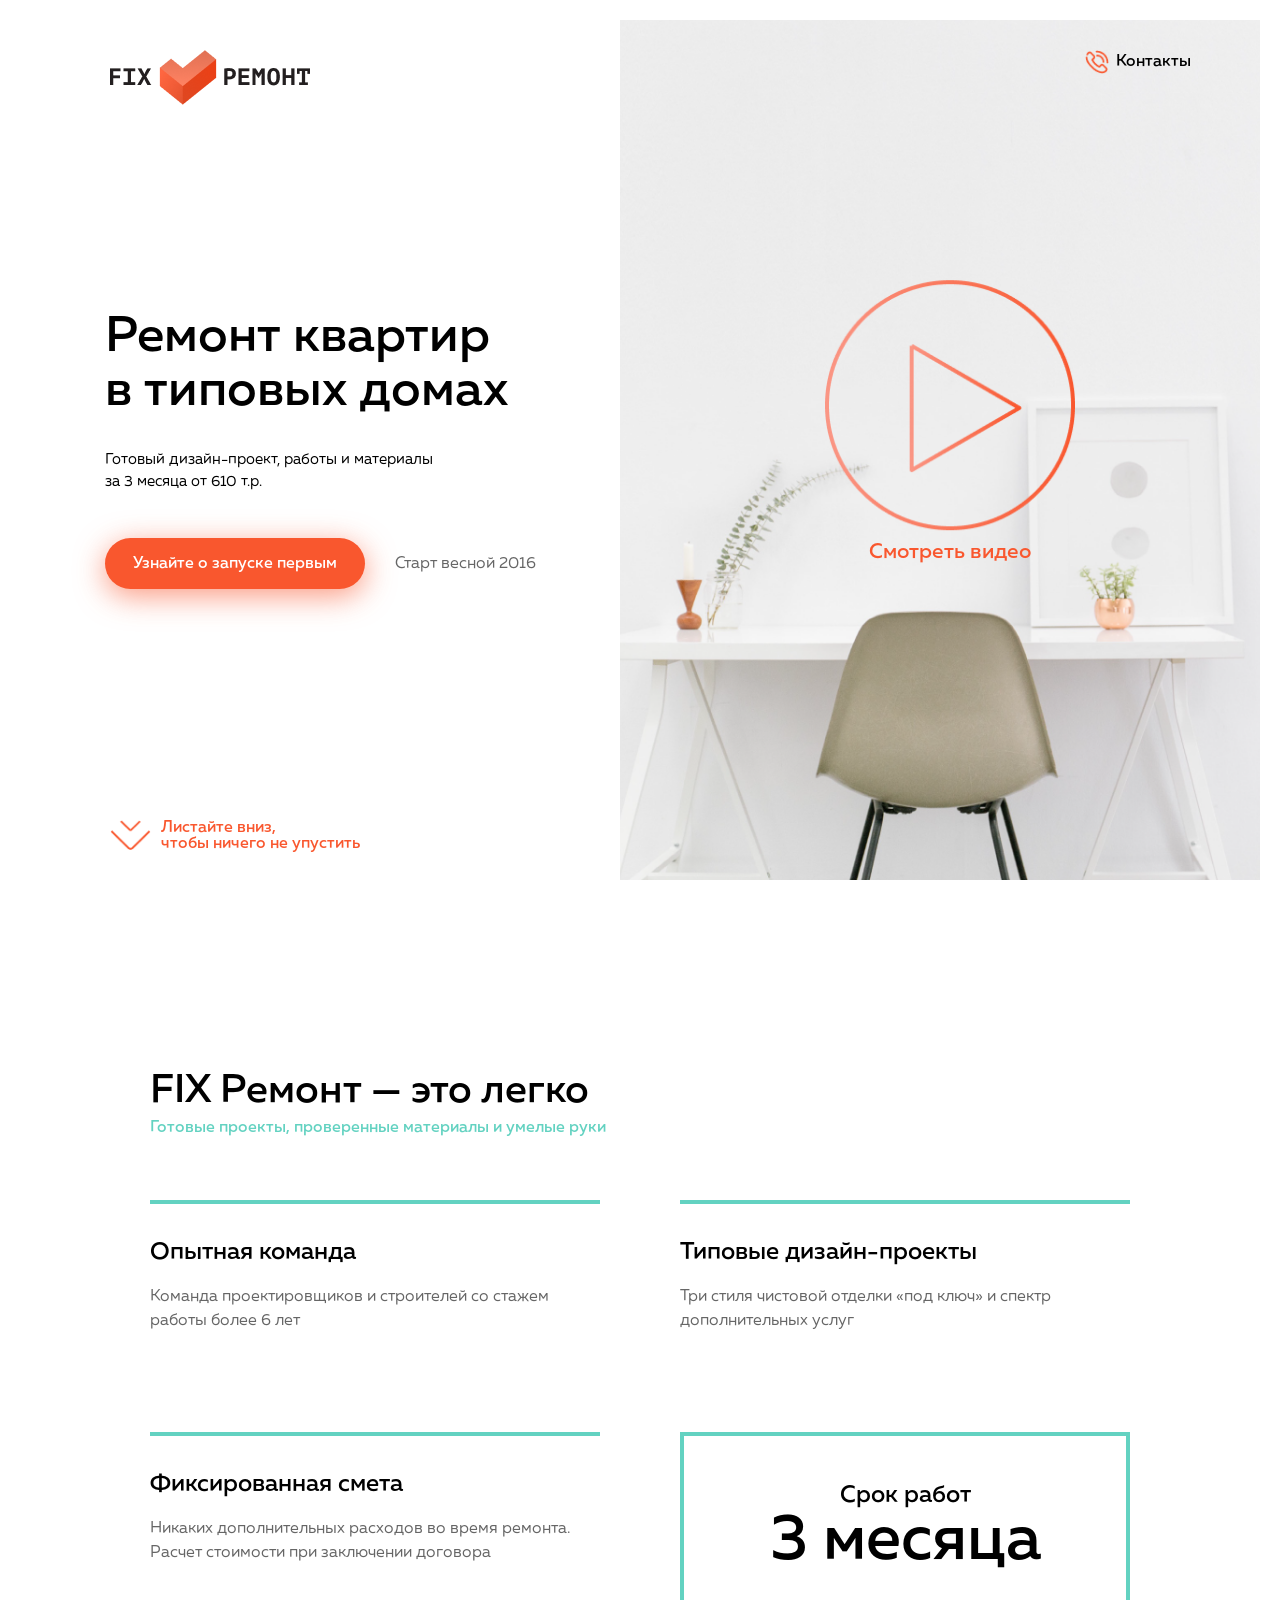
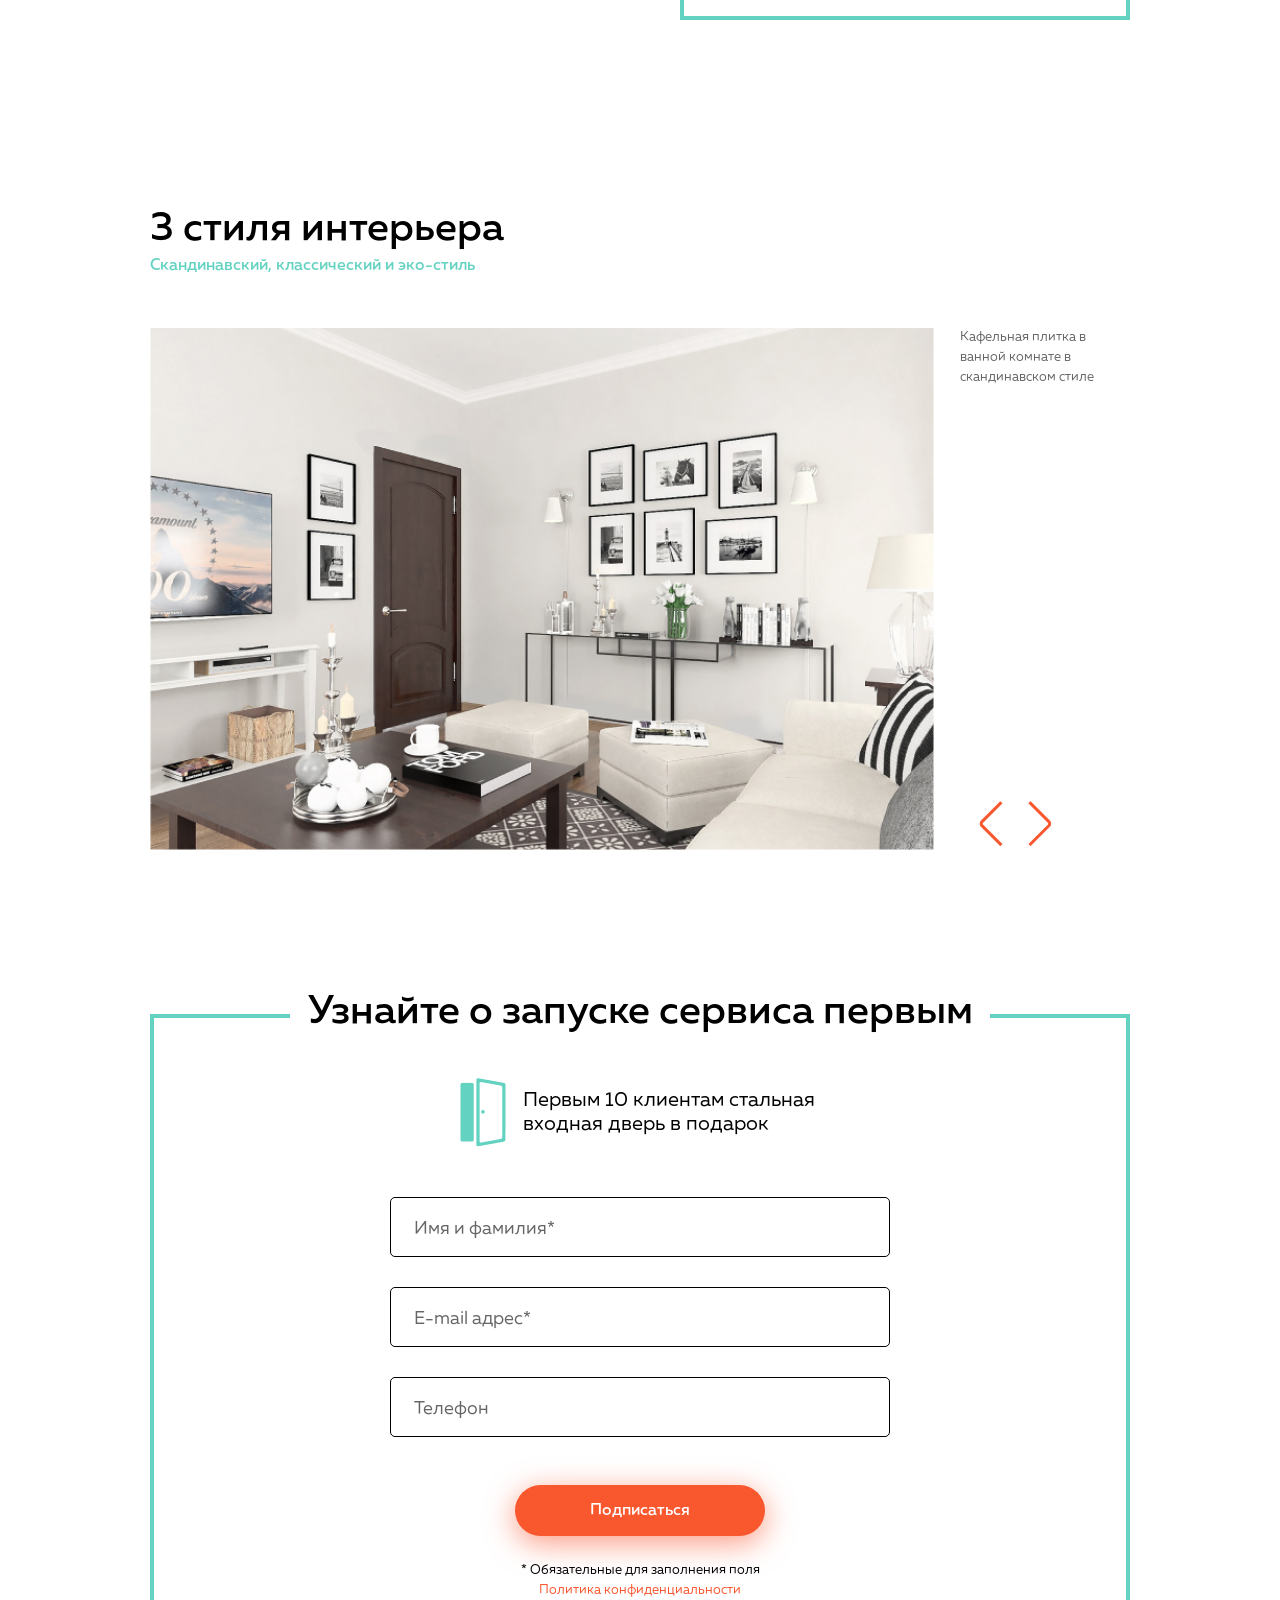
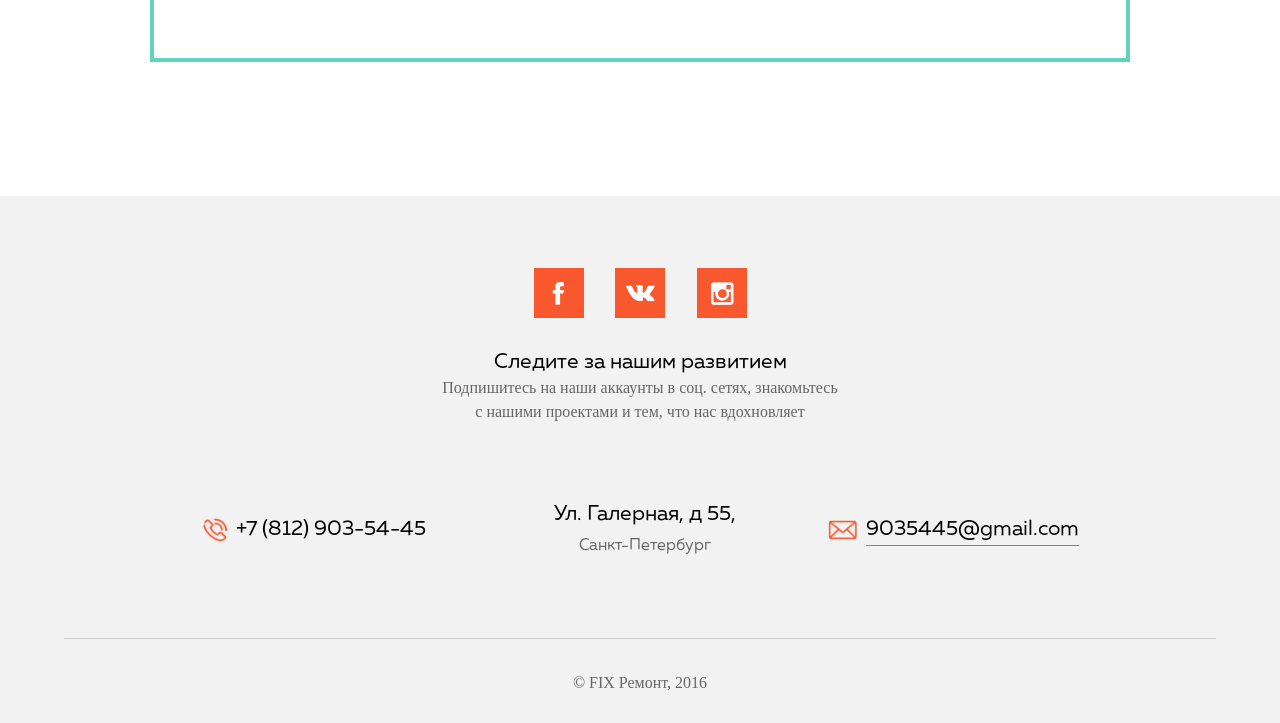
<file: index.html>
<!DOCTYPE html>
<html lang="en">
<head>
	<meta charset="UTF-8">
	<meta name="viewport" content="width=device-width, initial-scale=1.0">
	<link rel="stylesheet" href="./css/style.min.css">
	<title>Fix ремонт</title>
</head>
<body id="body">
	<section class="promo">
		<div class="descr">
			<img src="./img/promo/logotype.png" alt="Fix ремонт" class="logo"/>
			<div class="item">
				<h1>
					Ремонт квартир
					<br/>
					в типовых домах
				</h1>
				<div class="subtitle">
					Готовый дизайн-проект, работы и материалы 
					<br/>
					за 3 месяца от 610 т.р.
				</div>
				<div class="btn-item">
					<button onclick="window.location.href = '#subscribe';">Узнайте о запуске первым</button>
					<div class="text">
						Старт весной 2016
					</div>
				</div>
			</div>
			<a href="#advantages" class="scroll">
				<img src="./img/promo/arrows.png" alt=""/>
				<div class="text">
					Листайте вниз, 
					<br>
					чтобы ничего не упустить
				</div>
			</a>
		</div> 
		<div class="video">
			<div class="bg-video">
				<a type="button" class="play-btn">
					<img src="./img/promo/play.png" alt="" class="img"/>
					<div class="text">
						Смотреть видео
					</div>
				</a>
			</div>
		</div>
		<a href="#footer" class="call">
			<img src="./img/promo/phone.png" alt="" class="img"/>
			<div class="text">
				Контакты
			</div>
		</a>   
	</section>


	<section class="advantages" id="advantages">
		<div class="container">
			<h2>
				FIX Ремонт — это легко
			</h2>
			<div class="subtitle">
				Готовые проекты, проверенные материалы и умелые руки
			</div>
			<div class="advantages-item">
				<div class="team flex-basis">
					<h3>
						Опытная команда
					</h3>
					<p>
						Команда проектировщиков и строителей со стажем работы более 6 лет
					</p>
				</div>
				<div class="design flex-basis">
					<h3>
						Типовые дизайн-проекты
					</h3>
					<p>
						Три стиля чистовой отделки «под ключ» и спектр дополнительных услуг
					</p>
				</div>
				<div class="estimate flex-basis">
					<h3>
						Фиксированная смета
					</h3>
					<p>
						Никаких дополнительных расходов во время ремонта. Расчет стоимости при заключении договора
					</p>
				</div>
				<div class="square flex-basis">
					<h3 style="margin-top: 0;">
						Срок работ
					</h3>
					<div class="text">
						3 месяца
					</div>
				</div>
			</div>
		</div>
	</section>


	<section class="slider">
		<div class="container">
			<h2>
				3 стиля интерьера
			</h2>
			<div class="subtitle">
				Скандинавский, классический и эко-стиль
			</div>
			<div class="slider-wrap">
				<div class="slider-line">
					<div class="item">
						<img src="./img/slider/classic.jpg" alt="#"/>
						<div class="slider-descr">
							Кафельная плитка в ванной комнате в скандинавском стиле
						</div>
					</div>
					<div class="item">
						<img src="./img/slider/skandinav.jpg" alt="#"/>
						<div class="slider-descr">
							Кафельная плитка в ванной комнате в скандинавском стиле
						</div>
					</div>
					<div class="item">
						<img src="./img/slider/eco.jpg" alt="#"/>
						<div class="slider-descr">
							Кафельная плитка в ванной комнате в скандинавском стиле
						</div>
					</div>
				</div>
			</div>
			<div class="slider-button">
				<button class="slider-prev">
					<img src="./img/slider/prev.png" alt=""/>
				</button>
				<button class="slider-next">
					<img src="./img/slider/next.png" alt=""/>
				</button>
			</div>
		</div>
	</section>


	<section class="subscribe" id="subscribe">
		<div class="container">
			<h2>
				Узнайте о запуске сервиса первым
			</h2>
			<div class="wrap">
				<div class="title">
					<img src="./img/subscribe/icon.png" alt="">
					<div class="text">
						Первым 10 клиентам стальная входная дверь в подарок
					</div>
				</div>
				<form action="" class="form">
					<div class="form-name">
						<input type="name" id="name">
						<div class="lable">
							Имя и фамилия*
						</div>
					</div>
					<div class="form-name">
						<input type="email" id="email">
						<div class="lable">
							Е-mail адрес*
						</div>
					</div>
					<div class="form-name">
						<input type="tel" id="tel">
						<div class="lable">
							Телефон
						</div>
					</div>
				</form>
				<button id="sent_btn" class="bg_block">
					Подписаться
				</button>
				<div class="policy">
					* Обязательные для заполнения поля
					<span>
						Политика конфиденциальности
					</span>
				</div>
			</div>
		</div>
	</section>


	<section class="footer" id="footer">
			<div class="wrap">
				<div class="icon">
					<div class="img-bg"><img src="./img/footer/Facebook.png" alt="Facebook" class="item"/></div>
					<div class="img-bg"><img src="./img/footer/vk.png" alt="Facebook" class="item"/></div>
					<div class="img-bg"><img src="./img/footer/inst.png" alt="Facebook" class="item"/></div>
				</div>
				<div class="follow">
					Следите за нашим развитием
				</div>
				<div class="social-text">
					Подпишитесь на наши аккаунты в соц. сетях, знакомьтесь
					<br>
					с нашими проектами и тем, что нас вдохновляет
				</div>
				<div class="data">
					<div class="number">
						<img src="./img/footer/phone.png" alt=""/>
						<div class="text">
							+7 (812) 903-54-45
						</div>
					</div>
					<div class="address">
						Ул. Галерная, д 55,
						<br/>
						<span>Санкт-Петербург

						</span>
					</div>
					<div class="email">
						<img src="./img/footer/email.png" alt=""/>
						<div class="text">
							9035445@gmail.com
						</div>
					</div>
				</div>
				<div class="line"></div>
				<div class="corp">
					© FIX Ремонт, 2016
				</div>
			</div>
	</section>


	<section class="modal" id="modal">
		<div class="modal-bg" id="modal-bg">
			<div class="modal-sent" id="sent">
				<div class="modal-close">&times;</div>
				<h2>
					Узнайте о запуске сервиса первым
				</h2>
				<div class="wrap">
					<img src="./img/modal/Done.png" alt=""/>
					<div class="text">
						Спасибо! Мы будем держать
						<br/>
						вас в курсе обновлений
					</div>
				</div>
			</div>
		</div>
	</section>
	<section class="turn" id="turn">
		<div class="modal-bg">
			<div class="wrap" id="wrap">
				<div class="text">
					Пожалуйста, поверните устройство в вертикальное положение
				</div>
				<img src="./img/turn/turn.png" alt="">
			</div>
		</div>
	</section>
	
	<script src="./index.js"></script>

</body>
</html>
</file>
<file: css/style.min.css>
@font-face{font-family:Muller-Medium;src:url(../fonts/muller-medium/muller-medium.eot?#iefix) format("embedded-opentype");src:url(../fonts/muller-medium/muller-medium.eot);src:url(../fonts/muller-medium/muller-medium.woff2) format("woff2");src:url(../fonts/muller-medium/muller-medium.woff) format("woff");src:url(../fonts/muller-medium/muller-medium.ttf) format("truetype");src:url(../fonts/muller-medium/muller-medium.svg#muller-medium) format("svg")}@font-face{font-family:Muller-Regular;src:url(../fonts/muller-regular/muller-regular.eot);src:url(../fonts/muller-regular/muller-regular.eot?#iefix) format("embedded-opentype");src:url(../fonts/muller-regular/muller-regular.woff2) format("woff2");src:url(../fonts/muller-regular/muller-regular.woff) format("woff");src:url(../fonts/muller-regular/muller-regular.ttf) format("truetype");src:url(../fonts/muller-regular/muller-regular.svg#muller-regular) format("svg")}html{scroll-behavior:smooth;background-color:#fff;margin:0;height:100vh;text-align:left;font-size:62.5%}body{margin:0}.container{width:980px;margin:0 auto}button{background:0 0;cursor:pointer;border:0}h1{font-family:Muller-Medium;font-size:64px;font-weight:400;line-height:64px;margin:0}h2{font-family:Muller-Medium;font-size:4rem;font-weight:400;line-height:50px;margin:0}h3{font-family:Muller-Medium;font-size:24px;font-weight:400;line-height:32px;margin:0;margin-top:33px}html body .promo{position:relative;height:100vh;min-height:540px}html body .promo .logo{position:absolute;top:50px;left:110px}html body .promo .descr{width:50vw;display:flex;align-items:center;height:100%}html body .promo .descr .item{padding:120px 60px 120px 105px}html body .promo .descr .item .subtitle{font-family:Muller-Regular;margin-top:30px;font-size:21px;font-weight:200;line-height:30px;color:#000}html body .promo .descr .item .btn-item{margin-top:45px;display:flex}html body .promo .descr .item .btn-item button{border:0;border-radius:50px;background-color:#f9572e;box-shadow:0 7px 30px rgba(249,87,46,.6);color:#fff;font-family:Muller-Medium;font-size:16px;font-weight:200;line-height:18px;width:260px;height:51px}html body .promo .descr .item .btn-item button:hover{background-color:#ff7b59}html body .promo .descr .item .btn-item button:hover{background-color:#ff7b59}html body .promo .descr .item .btn-item .text{font-family:Muller-Regular;display:flex;align-items:center;margin-left:30px;font-size:16px;font-weight:200;line-height:16px;color:#666}html body .promo .descr .scroll{position:absolute;display:flex;justify-content:space-between;width:250px;bottom:48px;left:110px;text-decoration:none}html body .promo .descr .scroll:hover{left:115px;width:245px}html body .promo .descr .scroll:hover img{width:32px}html body .promo .descr .scroll img{width:41px;height:30px}html body .promo .descr .scroll .text{text-align:left;font-family:Muller-Medium;font-size:16px;font-weight:200;line-height:16px;color:#f9572e}html body .promo .video{position:absolute;top:0;right:0;bottom:0;overflow:hidden;padding:20px 20px 20px 0}html body .promo .video .bg-video{background-image:url(../img/promo/video.png);background-size:cover;background-repeat:no-repeat;background-position:center center;width:50vw;height:100%}html body .promo .video .play-btn{position:absolute;top:50%;left:50%;transform:translate(-50%,-60%)}html body .promo .video .play-btn .img{width:250px;height:250px}html body .promo .video .play-btn .text{font-family:Muller-Medium;font-size:21px;font-weight:200;line-height:21px;color:#f9572e;text-align:center;margin-top:10px}html body .promo .call{position:absolute;top:50px;right:89px;display:flex;align-items:center;text-decoration:none}html body .promo .call:hover{cursor:pointer}html body .promo .call:hover .text{color:#f9572e}html body .promo .call .img{width:24px;height:24px;margin-right:7px}html body .promo .call .text{font-family:Muller-Medium;font-size:16px;font-weight:100;line-height:16px;color:#000}html body .advantages{padding-top:166px}html body .advantages .subtitle{font-family:Muller-Medium;font-size:16px;font-weight:200;line-height:24px;color:#63d2c1}html body .advantages-item{display:flex;flex-wrap:wrap;justify-content:space-between;align-content:space-between;width:980px;height:420px;margin-top:60px}html body .advantages-item .flex-basis{border-top:4px solid #63d2c1;flex-basis:450px;height:180px}html body .advantages-item .flex-basis .line{width:100%;height:4px;background:#63d2c1}html body .advantages-item .flex-basis p{font-family:Muller-Regular;font-size:16px;font-weight:100;line-height:24px;color:#666}html body .advantages-item .square{display:flex;justify-content:center;align-items:center;flex-direction:column;border:4px solid #63d2c1;flex-basis:442px}html body .advantages-item .square .text{font-family:Muller-Medium;font-size:64px;font-weight:400;line-height:60px}html body .slider{padding-top:184px}html body .slider .container{position:relative}html body .slider .container .subtitle{font-family:Muller-Medium;font-size:16px;font-weight:200;line-height:24px;color:#63d2c1}html body .slider .container .slider-wrap{margin-top:50px;width:100%;overflow:hidden}html body .slider .container .slider-wrap .slider-line{display:flex;transition:all ease 1s}html body .slider .container .slider-wrap .slider-line .item{display:flex;width:100%;justify-content:space-between}html body .slider .container .slider-wrap .slider-line .item .slider-descr{width:144px;margin:0 auto;font-family:Muller-Regular;font-size:13px;font-weight:200;line-height:20px;color:#666}html body .slider .container .slider-wrap .slider-line .item img{width:80%}html body .slider .container .slider-button{position:absolute;display:flex;justify-content:space-between;right:78px;bottom:0;width:73px;height:50px}html body .slider .container .slider-button button{padding:0}html body .subscribe{padding:137px 0 134px 0}html body .subscribe h2{position:relative;margin:auto;left:0;right:0;display:block;background:#fff;text-align:center;width:700px}html body .subscribe .wrap{height:640px;border:4px solid #63d2c1;margin-top:-23px;display:flex;flex-direction:column;align-items:center}html body .subscribe .wrap .title{width:360px;display:flex;justify-content:space-between;align-items:center;margin-top:60px;height:69px}html body .subscribe .wrap .title .text{font-family:Muller-Regular;font-size:20px;font-weight:200;line-height:24px;color:#000;margin-left:17px}html body .subscribe .wrap .form{display:flex;flex-direction:column;justify-content:space-between;height:240px;margin-top:50px}html body .subscribe .wrap .form .form-name{position:relative;height:60px;width:500px}html body .subscribe .wrap .form .form-name input{box-sizing:border-box;position:absolute;height:100%;width:100%;border:1px solid #000;background:rgba(0,0,0,0);outline:0;border-radius:5px;font-size:18px;line-height:24px;transition:.1s ease;z-index:10;padding-left:25px;}html body .subscribe .wrap .form .form-name input:focus{border:1px solid #f9572e}html body .subscribe .wrap .form .form-name input:focus+.lable{transform:translate(20px,-31px);color:#f9572e;font-size:13px;z-index:11;background-color:#fff;padding:0 5px}html body .subscribe .wrap .form .form-name .lable{position:absolute;height:20px;margin:auto;top:0;bottom:0;padding-left:24px;color:#666;font-family:Muller-Regular;font-size:18px;line-height:24px;transition:.2s ease}html body .subscribe .wrap button{border:0;border-radius:50px;background-color:#f9572e;box-shadow:0 7px 30px rgba(249,87,46,.6);color:#fff;font-family:Muller-Medium;font-size:16px;font-weight:200;line-height:18px;margin-top:48px;width:250px;height:51px}html body .subscribe .wrap button:hover{background-color:#ff7b59}html body .subscribe .wrap .policy{margin-top:25px;display:flex;align-items:center;flex-direction:column;font-family:Muller-Regular;font-size:13px;font-weight:200;line-height:20px}html body .subscribe .wrap .policy span{color:#f9572e}html body .footer{background-color:#f2f2f2;max-height:520px;padding:72px 0 28px 0}html body .footer .wrap{display:flex;align-items:center;flex-direction:column}html body .footer .wrap .icon{display:flex;justify-content:space-between;width:213px}html body .footer .wrap .icon .img-bg{width:50px;height:50px;background:#f9572e;display:flex;justify-content:center;align-items:center}html body .footer .wrap .icon .img-bg:hover{background-color:#ff7b59;cursor:pointer}html body .footer .wrap .follow{margin-top:32px;font-family:Muller-Regular;font-size:21px;line-height:26px}html body .footer .wrap .social-text{color:#666;font-size:16px;line-height:24px;text-align:center}html body .footer .wrap .data{display:flex;justify-content:space-between;margin-top:76px;width:875px}html body .footer .wrap .data .number{display:flex;align-items:center;width:250px}html body .footer .wrap .data .number img{height:24px;width:24px}html body .footer .wrap .data .number .text{margin-left:9px;font-family:Muller-Regular;font-size:21px;line-height:30px}html body .footer .wrap .data .address{width:250px;text-align:center;margin-left:9px;font-family:Muller-Regular;font-size:21px;line-height:30px}html body .footer .wrap .data .address span{font-size:16px;line-height:24px;color:#666}html body .footer .wrap .data .email{display:flex;align-items:center;width:250px}html body .footer .wrap .data .email:hover{cursor:pointer}html body .footer .wrap .data .email:hover .text{color:#f9572e}html body .footer .wrap .data .email img{height:20px;width:30px}html body .footer .wrap .data .email .text{margin-left:9px;font-family:Muller-Regular;font-size:21px;line-height:30px}html body .footer .wrap .data .email .text::after{content:"";display:block;height:1px;width:100%;background:#f9572e}html body .footer .line{margin-top:78px;height:1px;width:90%;background:#ccc}html body .footer .corp{margin-top:32px;font-size:16px;line-height:24px;color:#666}.bg-block{overflow:hidden;padding-right:15px}html body .modal{position:fixed;width:100%;height:100%;top:0;left:0;z-index:10;opacity:0;visibility:hidden}html body .modal.active{opacity:1;visibility:visible}html body .modal .modal-bg{height:100%;width:100%;background:rgba(0,0,0,.48);-webkit-backdrop-filter:blur(10px);backdrop-filter:blur(10px)}html body .modal .modal-bg .modal-sent{position:absolute;margin:auto;left:0;right:0;bottom:0;top:0;padding:0 4px;background:#fff;width:976px;height:681px;display:flex;justify-content:center;align-items:center;flex-direction:column;z-index:11;opacity:0;visibility:hidden;transition:.7s}html body .modal .modal-bg .modal-sent.active{opacity:1;visibility:visible}html body .modal .modal-bg .modal-sent .modal-close{position:absolute;top:0;right:-60px;font-size:70px;line-height:40px;color:#fff;cursor:pointer}html body .modal .modal-bg .modal-sent h2{position:relative;margin:0 auto;background:#fff;text-align:center;width:72%}html body .modal .modal-bg .modal-sent .wrap{width:100%;height:100%;border:4px solid #63d2c1;margin-top:-23px;display:flex;flex-direction:column;align-items:center;justify-content:center}html body .modal .modal-bg .modal-sent .wrap .text{margin-top:41px;text-align:center;font-size:16px;line-height:24px;font-weight:200;font-family:Muller-Regular}@media(max-width:1440px){h1{font-size:50px;line-height:54px}html body .promo .descr .item .subtitle{font-size:15px;line-height:22px}}@media(max-width:1200px){h1{font-size:42px;line-height:46px}h2,h3,p{text-align:center}.subtitle{text-align:center}.container{width:850px}html body .promo .descr .item .subtitle{text-align:left}html body .advantages-item{flex-direction:column;height:100%;width:55%;align-content:center;margin:0 auto;margin-top:40px}html body .advantages-item .flex-basis{flex-basis:160px}html body .slider .container .slider-button{right:35px}html body .modal .modal-bg .modal-sent{width:80%}html body .modal .modal-bg .modal-sent h2{font-size:45px}html body .modal .modal-bg .modal-sent .wrap{margin-top:-45px}}@media(max-width:979px){h1{text-align:center}.container{width:700px}html::-webkit-scrollbar{width:0}html body .promo .descr{width:100vw;height:50vh;flex-direction:column}html body .promo .descr .item{position:relative;padding-top:150px}html body .promo .descr .item .subtitle{text-align:center}html body .promo .descr .scroll{display:none}html body .promo .video{width:100vw;height:50vh;position:relative;padding:0}html body .promo .video .bg-video{width:100vw}html body .promo .call{top:62px}html body .slider .container .slider-button{right:25px}html body .slider .container .slider-wrap .slider-line .item .slider-descr{width:118px}html body .subscribe h2{width:75%}html body .footer .wrap .data{flex-direction:column;align-items:center;width:90%;height:180px;margin-top:35px}html body .footer .line{margin-top:35px}}@media(max-width:768px){h1{font-size:50px}h2{font-size:5rem}.container{width:90%}html{font-size:50%}html body .promo{height:100%}html body .promo .descr{height:60vh;min-height:500px}html body .promo .descr .item{padding:0;padding-top:150px}html body .promo .descr .item .btn-item{margin-top:80px;height:30%;flex-direction:column;align-items:center;justify-content:space-between}html body .promo .descr .item .btn-item .text{margin-left:0}html body .promo .video{height:60vh;min-height:500px}html body .advantages-item{width:80%}html body .slider .container .slider-wrap .slider-line .item{flex-direction:column;align-items:center}html body .slider .container .slider-wrap .slider-line .item img{width:100%}html body .slider .container .slider-wrap .slider-line .item .slider-descr{margin-top:15px;width:90%;text-align:center}html body .slider .container .slider-button{margin:0 auto;right:0;top:55%;width:100%}html body .subscribe h2{width:70%}html body .subscribe .wrap{margin-top:-45px}html body .subscribe .wrap .form{margin-top:30px;height:200px;width:400px}html body .subscribe .wrap .form .form-name{height:50px;width:400px}html body .modal .modal-bg .modal-sent{height:50%}html body .modal .modal-bg .modal-sent h2{font-size:35px;line-height:35px}html body .modal .modal-bg .modal-sent .wrap{margin-top:-35px}html body .modal .modal-bg .modal-sent .modal-close{right:-45px}}@media(max-width:599px){h1{font-size:40px}h2{font-size:4rem}html{font-size:50%}html body .promo .logo{left:30px}html body .promo .call{right:30px}html body .advantages{padding-top:30%}html body .advantages-item .square .text{font-size:50px;line-height:60px}html body .advantages-item .flex-basis{height:200px}html body .subscribe{padding:100px 0}html body .subscribe h2{line-height:40px;width:85%}html body .subscribe .wrap{margin-top:-40px;height:560px}html body .subscribe .wrap .title{text-align:center}html body .subscribe .wrap .title img{display:none}html body .subscribe .wrap .form{margin-top:30px;height:200px;width:300px}html body .subscribe .wrap .form .form-name{height:50px;width:300px}html body .modal .modal-bg .modal-sent h2{font-size:25px}}@media(max-height:600px)and (orientation:landscape){html body .turn{display:block!important}}html body .turn{display:none;position:fixed;width:100%;height:100%;top:0;left:0;z-index:10}html body .turn .modal-bg{height:100%;width:100%;background:rgba(0,0,0,.48);-webkit-backdrop-filter:blur(10px);backdrop-filter:blur(10px)}html body .turn .modal-bg .wrap{position:absolute;margin:auto;left:0;right:0;bottom:0;top:0;padding:0 4px;background:#fff;width:400px;height:250px;display:flex;justify-content:center;align-items:center;flex-direction:column;z-index:11}html body .turn .modal-bg .wrap .modal-close{position:absolute;top:0;right:-60px;font-size:70px;line-height:40px;color:#fff;cursor:pointer}html body .turn .modal-bg .wrap .text{text-align:center;font-size:16px;line-height:24px;font-weight:200;font-family:Muller-Regular;margin-bottom:20px}html body .turn .modal-bg .wrap img{width:40px;height:40px}
</file>
